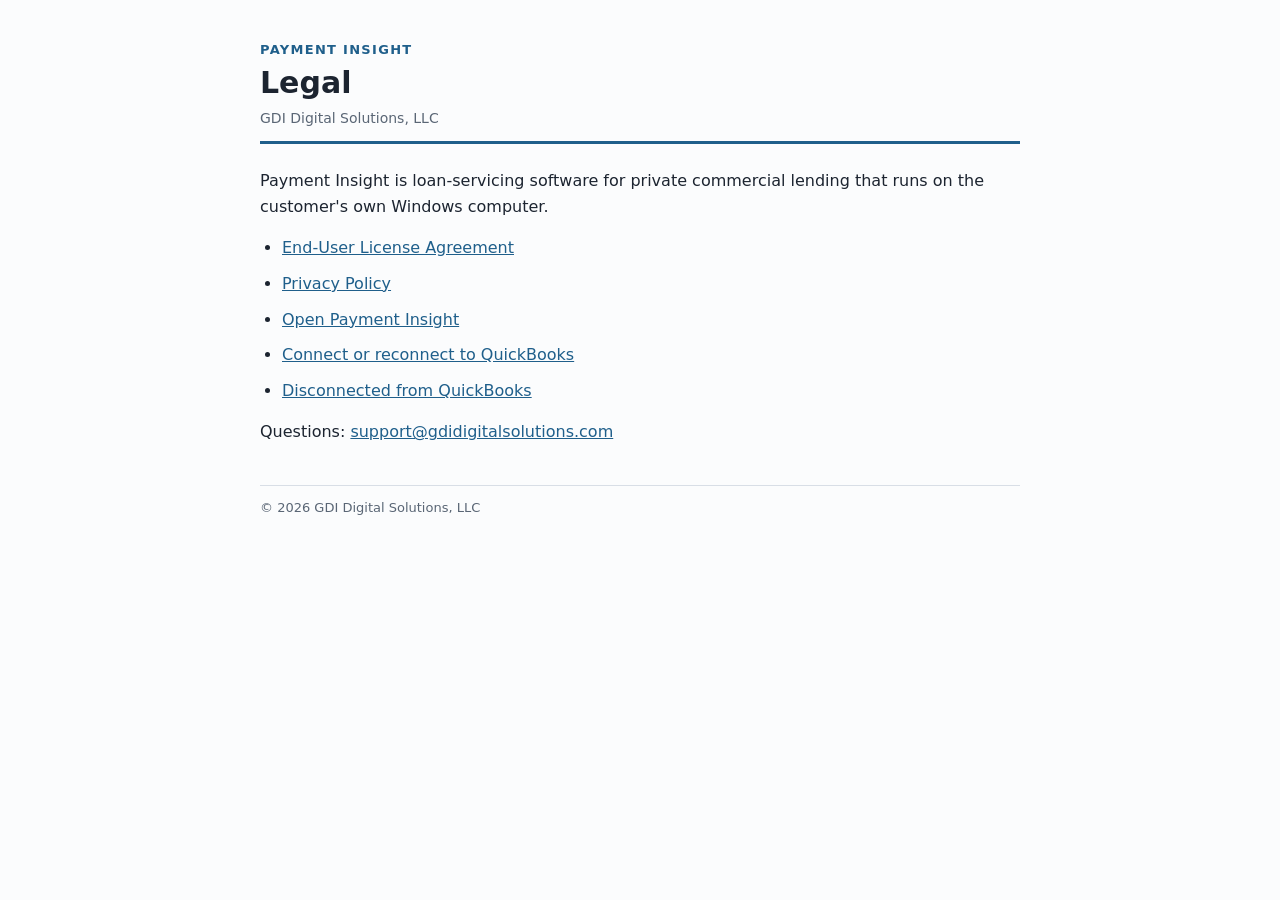
<file: index.html>
<!doctype html>
<html lang="en">
<head>
  <meta charset="utf-8">
  <meta name="viewport" content="width=device-width, initial-scale=1">
  <title>Payment Insight — Legal</title>
  <link rel="stylesheet" href="style.css">
</head>
<body>
<main>
  <header>
    <div class="kicker">Payment Insight</div>
    <h1>Legal</h1>
    <p class="meta">GDI Digital Solutions, LLC</p>
  </header>

  <p>Payment Insight is loan-servicing software for private commercial lending that runs on the customer's own Windows computer.</p>

  <ul>
    <li><a href="eula.html">End-User License Agreement</a></li>
    <li><a href="privacy.html">Privacy Policy</a></li>
    <li><a href="launch.html">Open Payment Insight</a></li>
    <li><a href="reconnect.html">Connect or reconnect to QuickBooks</a></li>
    <li><a href="disconnect.html">Disconnected from QuickBooks</a></li>
  </ul>

  <p>Questions: <a href="mailto:support@gdidigitalsolutions.com">support@gdidigitalsolutions.com</a></p>

  <footer>© 2026 GDI Digital Solutions, LLC</footer>
</main>
</body>
</html>
</file>
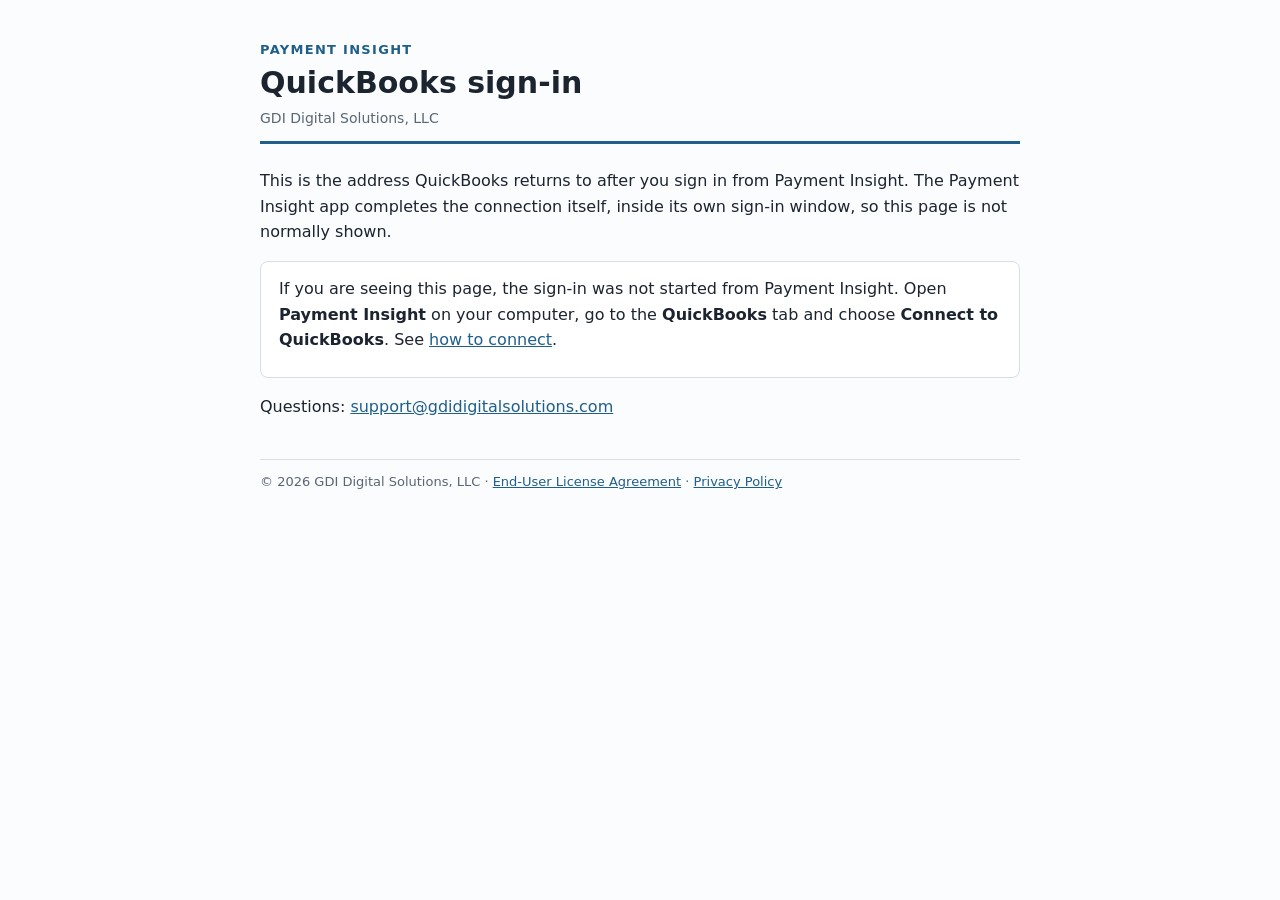
<file: callback.html>
<!doctype html>
<html lang="en">
<head>
  <meta charset="utf-8">
  <meta name="viewport" content="width=device-width, initial-scale=1">
  <meta name="referrer" content="no-referrer">
  <title>Payment Insight — QuickBooks sign-in</title>
  <link rel="stylesheet" href="style.css">
</head>
<body>
<main>
  <header>
    <div class="kicker">Payment Insight</div>
    <h1>QuickBooks sign-in</h1>
    <p class="meta">GDI Digital Solutions, LLC</p>
  </header>

  <p>This is the address QuickBooks returns to after you sign in from Payment Insight. The Payment Insight app completes the connection itself, inside its own sign-in window, so this page is not normally shown.</p>

  <div class="box">
    <p>If you are seeing this page, the sign-in was not started from Payment Insight. Open <strong>Payment Insight</strong> on your computer, go to the <strong>QuickBooks</strong> tab and choose <strong>Connect to QuickBooks</strong>. See <a href="reconnect.html">how to connect</a>.</p>
  </div>

  <p>Questions: <a href="mailto:support@gdidigitalsolutions.com">support@gdidigitalsolutions.com</a></p>

  <footer>© 2026 GDI Digital Solutions, LLC · <a href="eula.html">End-User License Agreement</a> · <a href="privacy.html">Privacy Policy</a></footer>
</main>
</body>
</html>
</file>
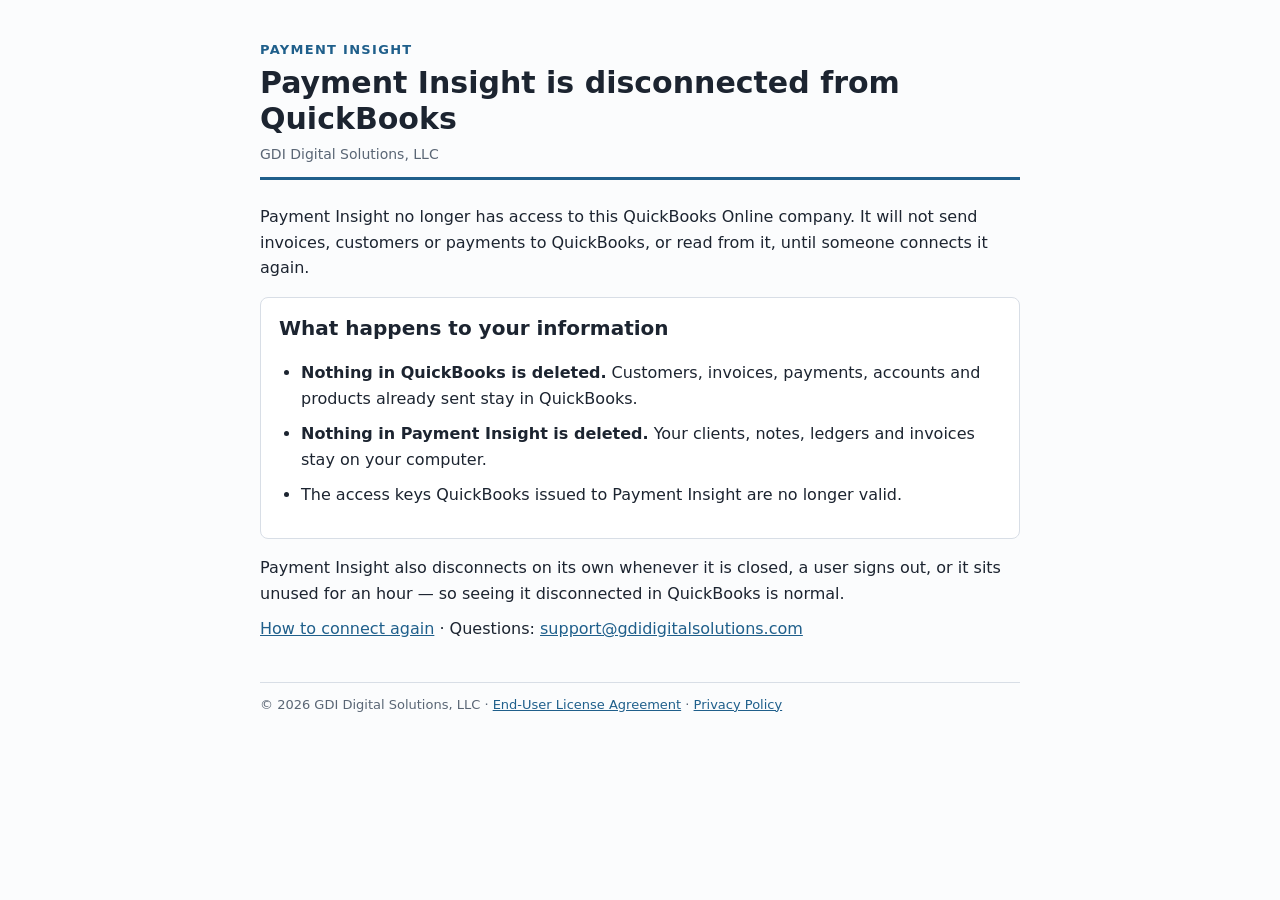
<file: disconnect.html>
<!doctype html>
<html lang="en">
<head>
  <meta charset="utf-8">
  <meta name="viewport" content="width=device-width, initial-scale=1">
  <title>Payment Insight — Disconnected from QuickBooks</title>
  <link rel="stylesheet" href="style.css">
</head>
<body>
<main>
  <header>
    <div class="kicker">Payment Insight</div>
    <h1>Payment Insight is disconnected from QuickBooks</h1>
    <p class="meta">GDI Digital Solutions, LLC</p>
  </header>

  <p>Payment Insight no longer has access to this QuickBooks Online company. It will not send invoices, customers or payments to QuickBooks, or read from it, until someone connects it again.</p>

  <div class="box">
    <h2 style="margin-top:0">What happens to your information</h2>
    <ul>
      <li><strong>Nothing in QuickBooks is deleted.</strong> Customers, invoices, payments, accounts and products already sent stay in QuickBooks.</li>
      <li><strong>Nothing in Payment Insight is deleted.</strong> Your clients, notes, ledgers and invoices stay on your computer.</li>
      <li>The access keys QuickBooks issued to Payment Insight are no longer valid.</li>
    </ul>
  </div>

  <p>Payment Insight also disconnects on its own whenever it is closed, a user signs out, or it sits unused for an hour — so seeing it disconnected in QuickBooks is normal.</p>

  <p><a href="reconnect.html">How to connect again</a> · Questions: <a href="mailto:support@gdidigitalsolutions.com">support@gdidigitalsolutions.com</a></p>

  <footer>© 2026 GDI Digital Solutions, LLC · <a href="eula.html">End-User License Agreement</a> · <a href="privacy.html">Privacy Policy</a></footer>
</main>
</body>
</html>
</file>
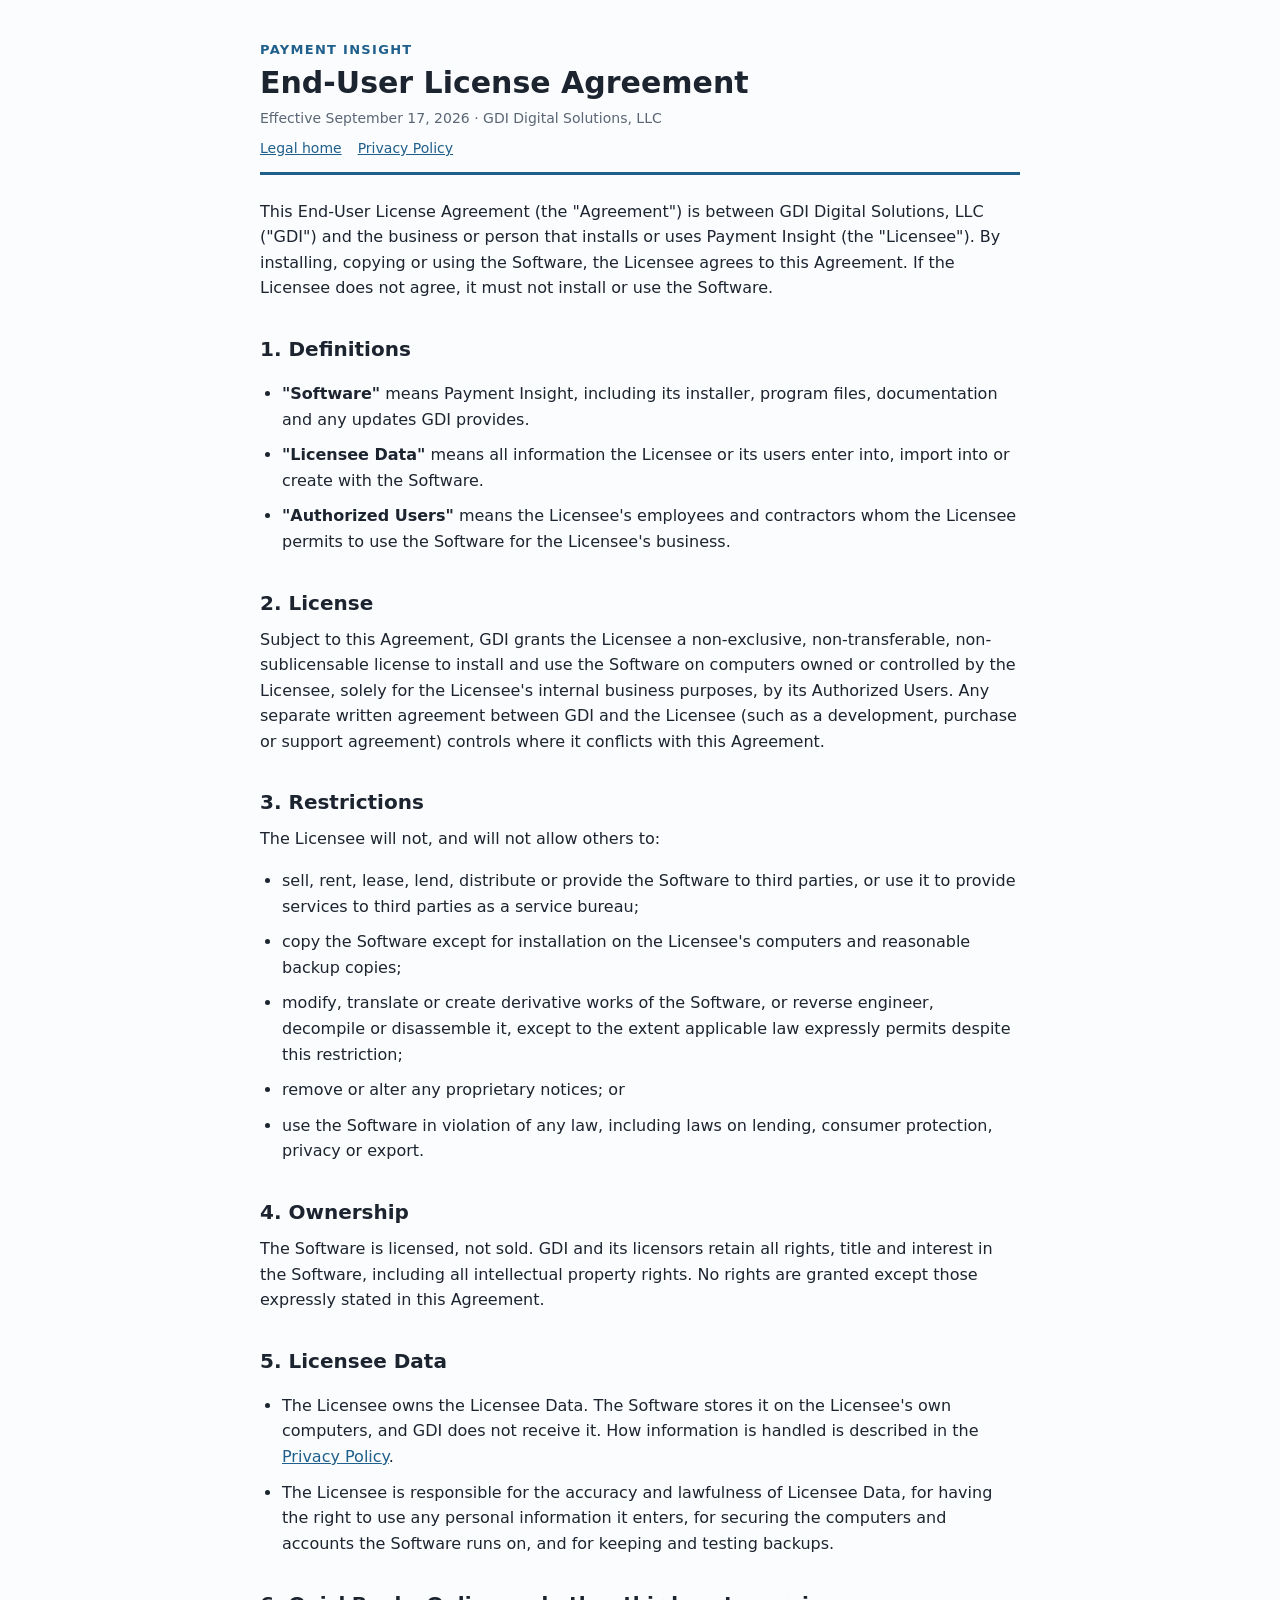
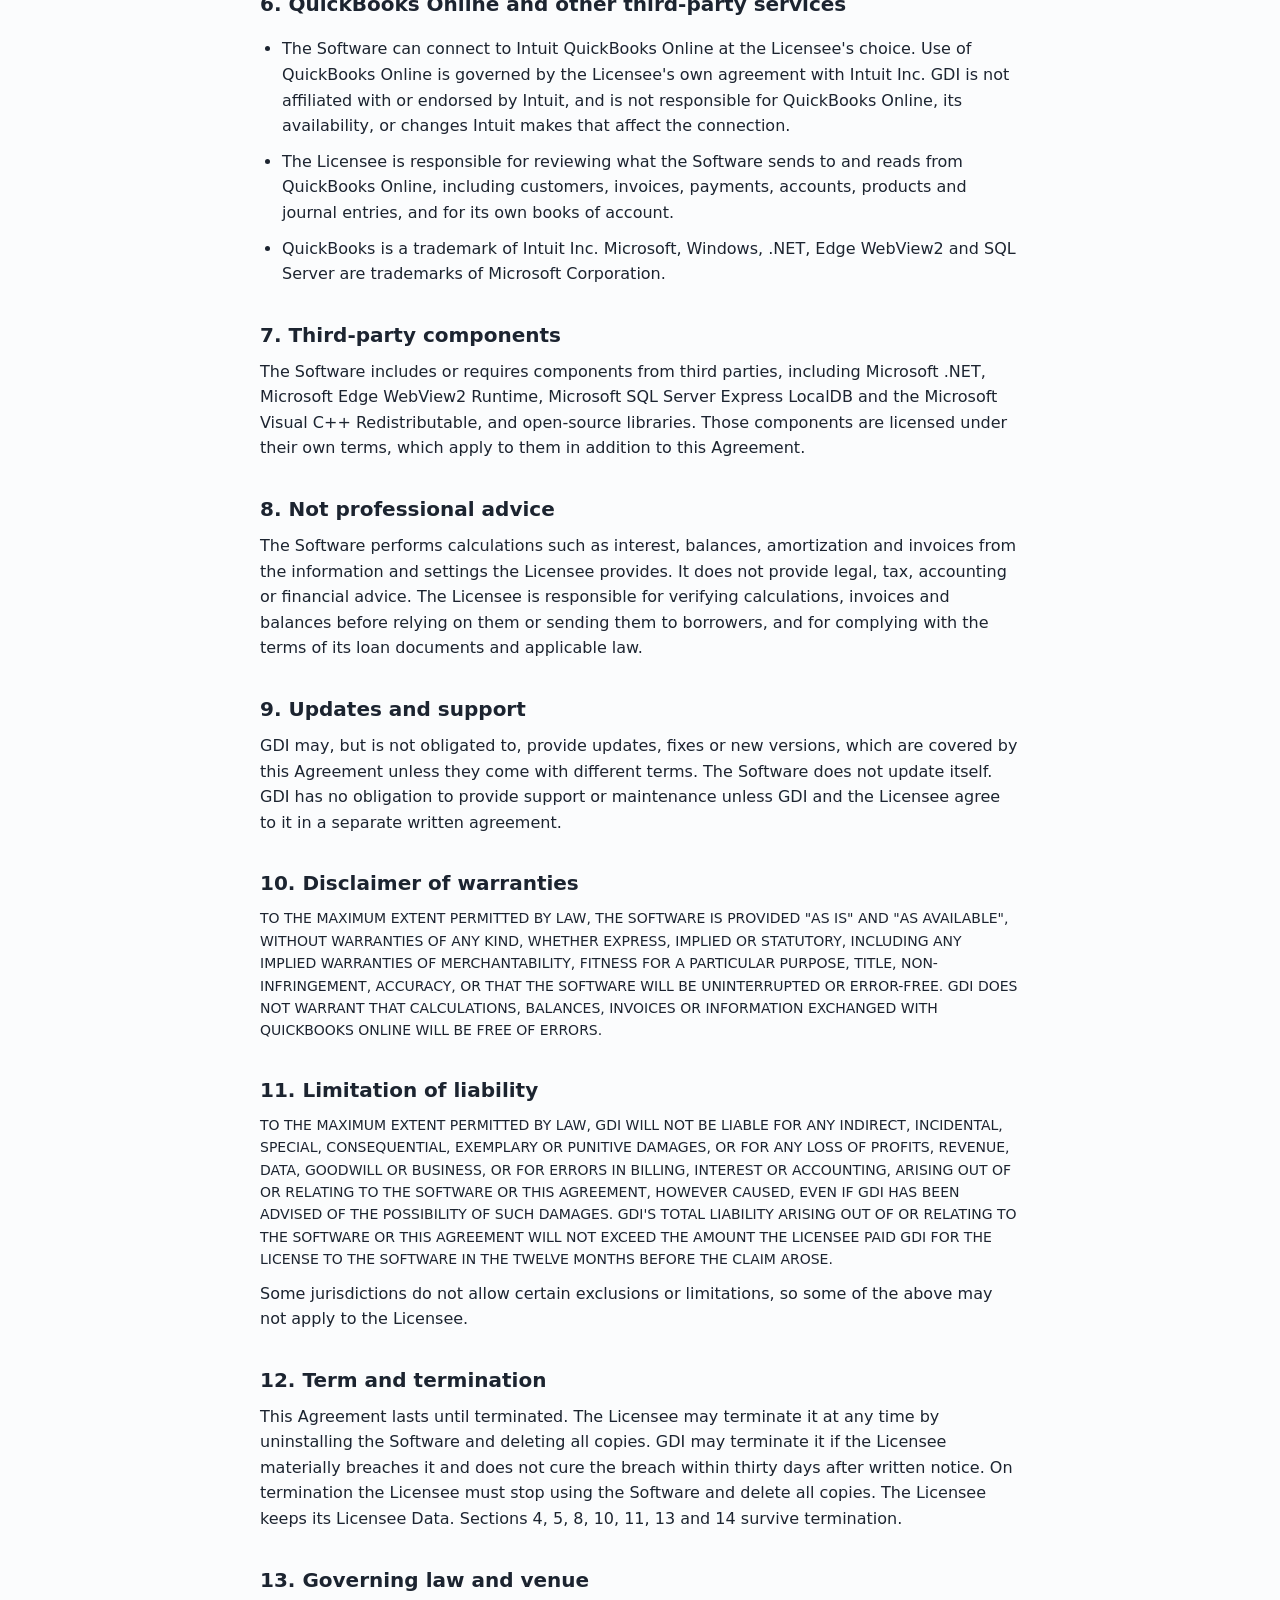
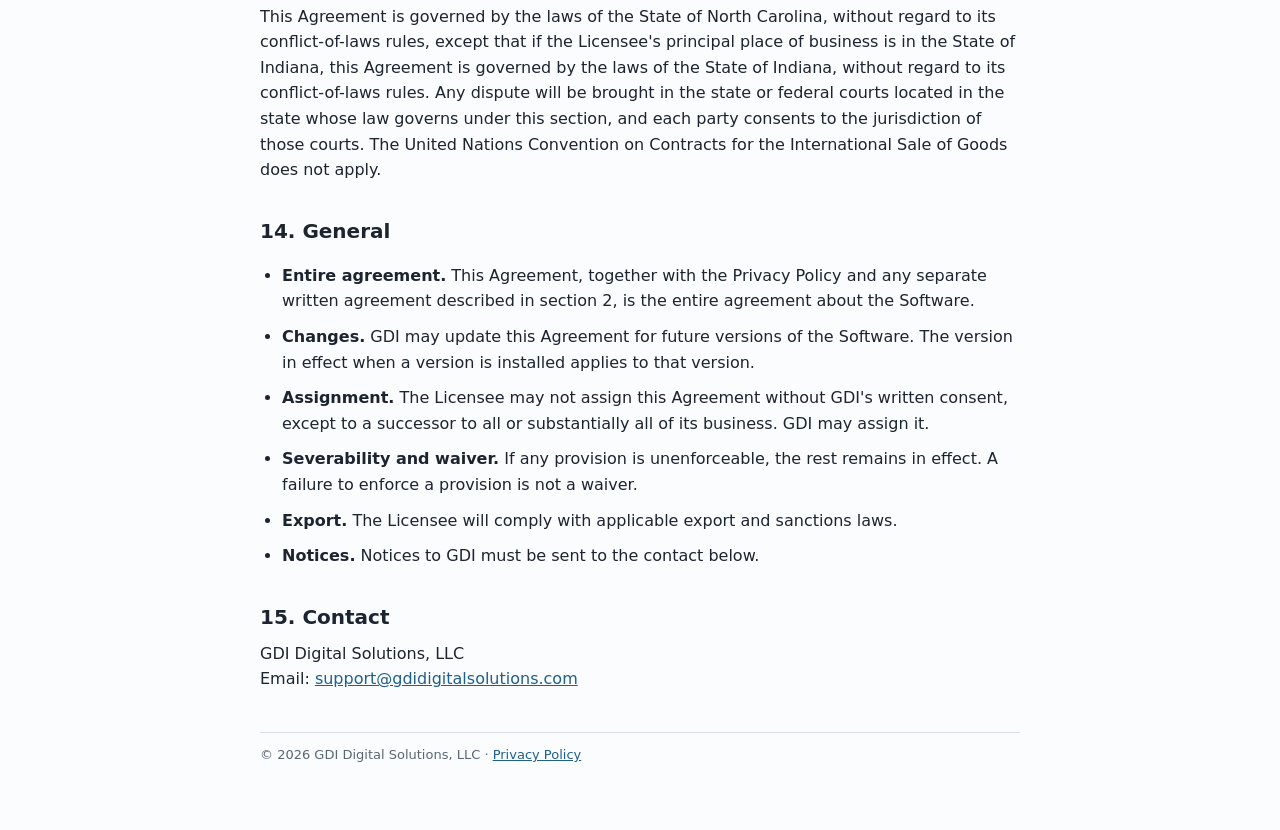
<file: eula.html>
<!doctype html>
<html lang="en">
<head>
  <meta charset="utf-8">
  <meta name="viewport" content="width=device-width, initial-scale=1">
  <title>Payment Insight — End-User License Agreement</title>
  <link rel="stylesheet" href="style.css">
</head>
<body>
<main>
  <header>
    <div class="kicker">Payment Insight</div>
    <h1>End-User License Agreement</h1>
    <p class="meta">Effective September 17, 2026 · GDI Digital Solutions, LLC</p>
    <nav><a href="index.html">Legal home</a><a href="privacy.html">Privacy Policy</a></nav>
  </header>

  <p>This End-User License Agreement (the "Agreement") is between GDI Digital Solutions, LLC ("GDI") and the business or person that installs or uses Payment Insight (the "Licensee"). By installing, copying or using the Software, the Licensee agrees to this Agreement. If the Licensee does not agree, it must not install or use the Software.</p>

  <h2>1. Definitions</h2>
  <ul>
    <li><strong>"Software"</strong> means Payment Insight, including its installer, program files, documentation and any updates GDI provides.</li>
    <li><strong>"Licensee Data"</strong> means all information the Licensee or its users enter into, import into or create with the Software.</li>
    <li><strong>"Authorized Users"</strong> means the Licensee's employees and contractors whom the Licensee permits to use the Software for the Licensee's business.</li>
  </ul>

  <h2>2. License</h2>
  <p>Subject to this Agreement, GDI grants the Licensee a non-exclusive, non-transferable, non-sublicensable license to install and use the Software on computers owned or controlled by the Licensee, solely for the Licensee's internal business purposes, by its Authorized Users. Any separate written agreement between GDI and the Licensee (such as a development, purchase or support agreement) controls where it conflicts with this Agreement.</p>

  <h2>3. Restrictions</h2>
  <p>The Licensee will not, and will not allow others to:</p>
  <ul>
    <li>sell, rent, lease, lend, distribute or provide the Software to third parties, or use it to provide services to third parties as a service bureau;</li>
    <li>copy the Software except for installation on the Licensee's computers and reasonable backup copies;</li>
    <li>modify, translate or create derivative works of the Software, or reverse engineer, decompile or disassemble it, except to the extent applicable law expressly permits despite this restriction;</li>
    <li>remove or alter any proprietary notices; or</li>
    <li>use the Software in violation of any law, including laws on lending, consumer protection, privacy or export.</li>
  </ul>

  <h2>4. Ownership</h2>
  <p>The Software is licensed, not sold. GDI and its licensors retain all rights, title and interest in the Software, including all intellectual property rights. No rights are granted except those expressly stated in this Agreement.</p>

  <h2>5. Licensee Data</h2>
  <ul>
    <li>The Licensee owns the Licensee Data. The Software stores it on the Licensee's own computers, and GDI does not receive it. How information is handled is described in the <a href="privacy.html">Privacy Policy</a>.</li>
    <li>The Licensee is responsible for the accuracy and lawfulness of Licensee Data, for having the right to use any personal information it enters, for securing the computers and accounts the Software runs on, and for keeping and testing backups.</li>
  </ul>

  <h2>6. QuickBooks Online and other third-party services</h2>
  <ul>
    <li>The Software can connect to Intuit QuickBooks Online at the Licensee's choice. Use of QuickBooks Online is governed by the Licensee's own agreement with Intuit Inc. GDI is not affiliated with or endorsed by Intuit, and is not responsible for QuickBooks Online, its availability, or changes Intuit makes that affect the connection.</li>
    <li>The Licensee is responsible for reviewing what the Software sends to and reads from QuickBooks Online, including customers, invoices, payments, accounts, products and journal entries, and for its own books of account.</li>
    <li>QuickBooks is a trademark of Intuit Inc. Microsoft, Windows, .NET, Edge WebView2 and SQL Server are trademarks of Microsoft Corporation.</li>
  </ul>

  <h2>7. Third-party components</h2>
  <p>The Software includes or requires components from third parties, including Microsoft .NET, Microsoft Edge WebView2 Runtime, Microsoft SQL Server Express LocalDB and the Microsoft Visual C++ Redistributable, and open-source libraries. Those components are licensed under their own terms, which apply to them in addition to this Agreement.</p>

  <h2>8. Not professional advice</h2>
  <p>The Software performs calculations such as interest, balances, amortization and invoices from the information and settings the Licensee provides. It does not provide legal, tax, accounting or financial advice. The Licensee is responsible for verifying calculations, invoices and balances before relying on them or sending them to borrowers, and for complying with the terms of its loan documents and applicable law.</p>

  <h2>9. Updates and support</h2>
  <p>GDI may, but is not obligated to, provide updates, fixes or new versions, which are covered by this Agreement unless they come with different terms. The Software does not update itself. GDI has no obligation to provide support or maintenance unless GDI and the Licensee agree to it in a separate written agreement.</p>

  <h2>10. Disclaimer of warranties</h2>
  <p class="caps">To the maximum extent permitted by law, the Software is provided "as is" and "as available", without warranties of any kind, whether express, implied or statutory, including any implied warranties of merchantability, fitness for a particular purpose, title, non-infringement, accuracy, or that the Software will be uninterrupted or error-free. GDI does not warrant that calculations, balances, invoices or information exchanged with QuickBooks Online will be free of errors.</p>

  <h2>11. Limitation of liability</h2>
  <p class="caps">To the maximum extent permitted by law, GDI will not be liable for any indirect, incidental, special, consequential, exemplary or punitive damages, or for any loss of profits, revenue, data, goodwill or business, or for errors in billing, interest or accounting, arising out of or relating to the Software or this Agreement, however caused, even if GDI has been advised of the possibility of such damages. GDI's total liability arising out of or relating to the Software or this Agreement will not exceed the amount the Licensee paid GDI for the license to the Software in the twelve months before the claim arose.</p>
  <p>Some jurisdictions do not allow certain exclusions or limitations, so some of the above may not apply to the Licensee.</p>

  <h2>12. Term and termination</h2>
  <p>This Agreement lasts until terminated. The Licensee may terminate it at any time by uninstalling the Software and deleting all copies. GDI may terminate it if the Licensee materially breaches it and does not cure the breach within thirty days after written notice. On termination the Licensee must stop using the Software and delete all copies. The Licensee keeps its Licensee Data. Sections 4, 5, 8, 10, 11, 13 and 14 survive termination.</p>

  <h2>13. Governing law and venue</h2>
  <p>This Agreement is governed by the laws of the State of North Carolina, without regard to its conflict-of-laws rules, except that if the Licensee's principal place of business is in the State of Indiana, this Agreement is governed by the laws of the State of Indiana, without regard to its conflict-of-laws rules. Any dispute will be brought in the state or federal courts located in the state whose law governs under this section, and each party consents to the jurisdiction of those courts. The United Nations Convention on Contracts for the International Sale of Goods does not apply.</p>

  <h2>14. General</h2>
  <ul>
    <li><strong>Entire agreement.</strong> This Agreement, together with the Privacy Policy and any separate written agreement described in section 2, is the entire agreement about the Software.</li>
    <li><strong>Changes.</strong> GDI may update this Agreement for future versions of the Software. The version in effect when a version is installed applies to that version.</li>
    <li><strong>Assignment.</strong> The Licensee may not assign this Agreement without GDI's written consent, except to a successor to all or substantially all of its business. GDI may assign it.</li>
    <li><strong>Severability and waiver.</strong> If any provision is unenforceable, the rest remains in effect. A failure to enforce a provision is not a waiver.</li>
    <li><strong>Export.</strong> The Licensee will comply with applicable export and sanctions laws.</li>
    <li><strong>Notices.</strong> Notices to GDI must be sent to the contact below.</li>
  </ul>

  <h2>15. Contact</h2>
  <p>GDI Digital Solutions, LLC<br>
  Email: <a href="mailto:support@gdidigitalsolutions.com">support@gdidigitalsolutions.com</a></p>

  <footer>© 2026 GDI Digital Solutions, LLC · <a href="privacy.html">Privacy Policy</a></footer>
</main>
</body>
</html>
</file>
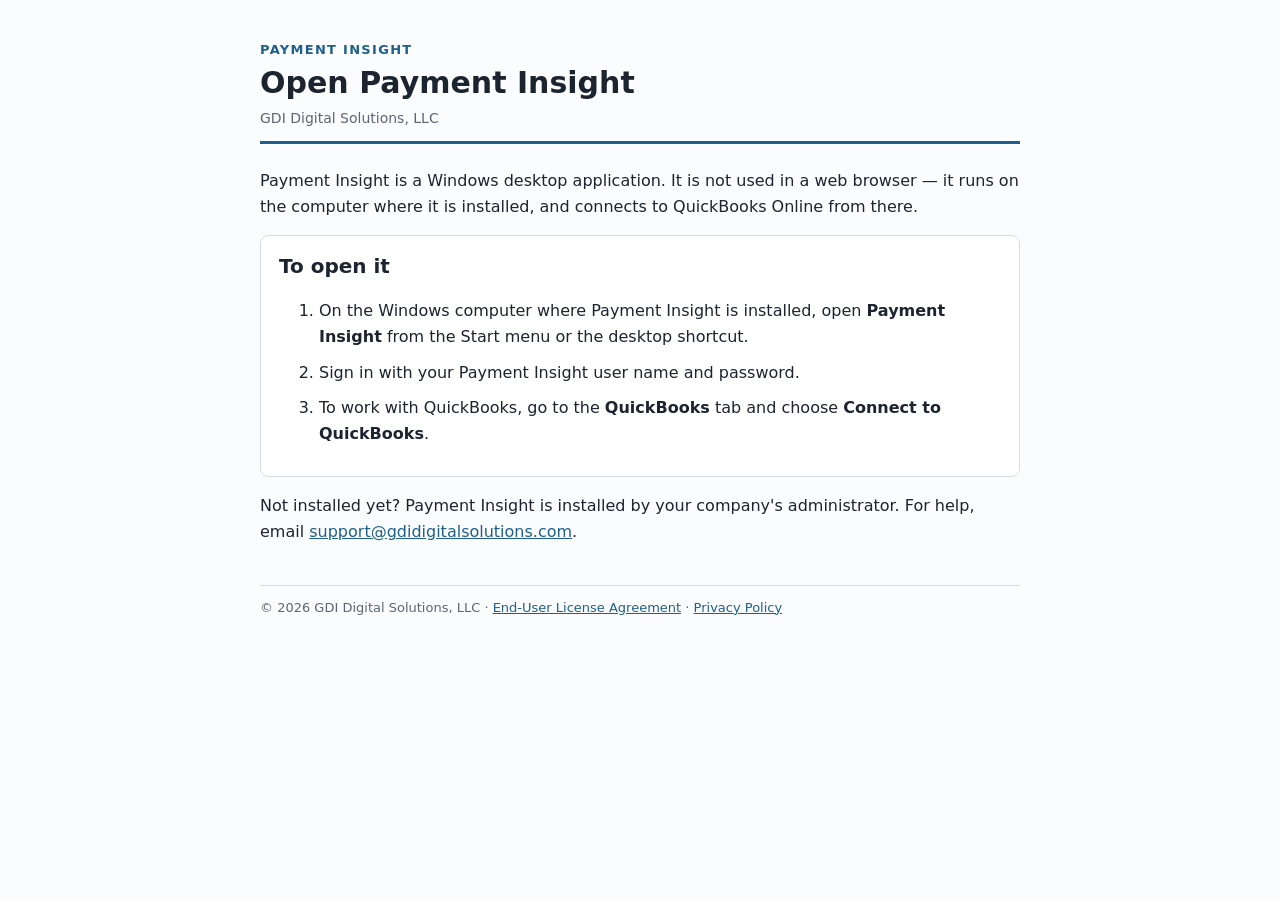
<file: launch.html>
<!doctype html>
<html lang="en">
<head>
  <meta charset="utf-8">
  <meta name="viewport" content="width=device-width, initial-scale=1">
  <title>Payment Insight — Open the app</title>
  <link rel="stylesheet" href="style.css">
</head>
<body>
<main>
  <header>
    <div class="kicker">Payment Insight</div>
    <h1>Open Payment Insight</h1>
    <p class="meta">GDI Digital Solutions, LLC</p>
  </header>

  <p>Payment Insight is a Windows desktop application. It is not used in a web browser — it runs on the computer where it is installed, and connects to QuickBooks Online from there.</p>

  <div class="box">
    <h2 style="margin-top:0">To open it</h2>
    <ol>
      <li>On the Windows computer where Payment Insight is installed, open <strong>Payment Insight</strong> from the Start menu or the desktop shortcut.</li>
      <li>Sign in with your Payment Insight user name and password.</li>
      <li>To work with QuickBooks, go to the <strong>QuickBooks</strong> tab and choose <strong>Connect to QuickBooks</strong>.</li>
    </ol>
  </div>

  <p>Not installed yet? Payment Insight is installed by your company's administrator. For help, email <a href="mailto:support@gdidigitalsolutions.com">support@gdidigitalsolutions.com</a>.</p>

  <footer>© 2026 GDI Digital Solutions, LLC · <a href="eula.html">End-User License Agreement</a> · <a href="privacy.html">Privacy Policy</a></footer>
</main>
</body>
</html>
</file>
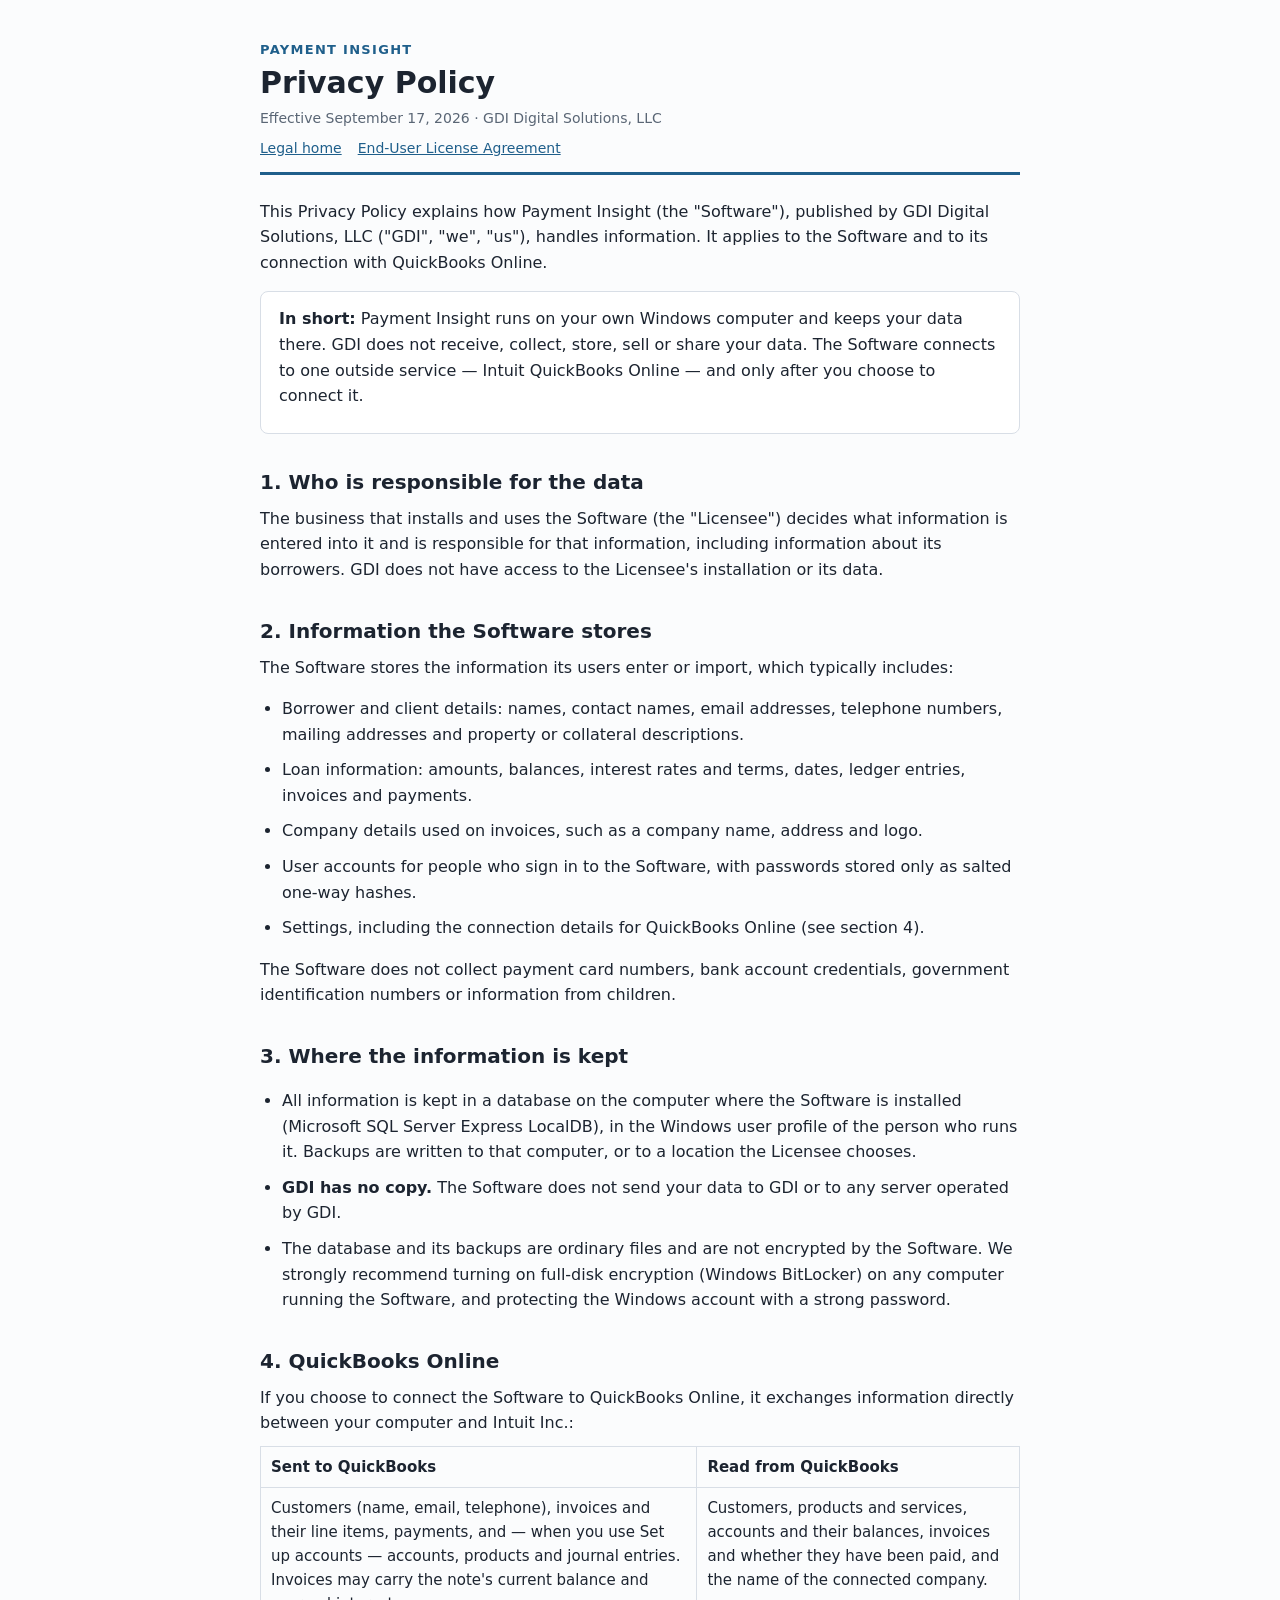
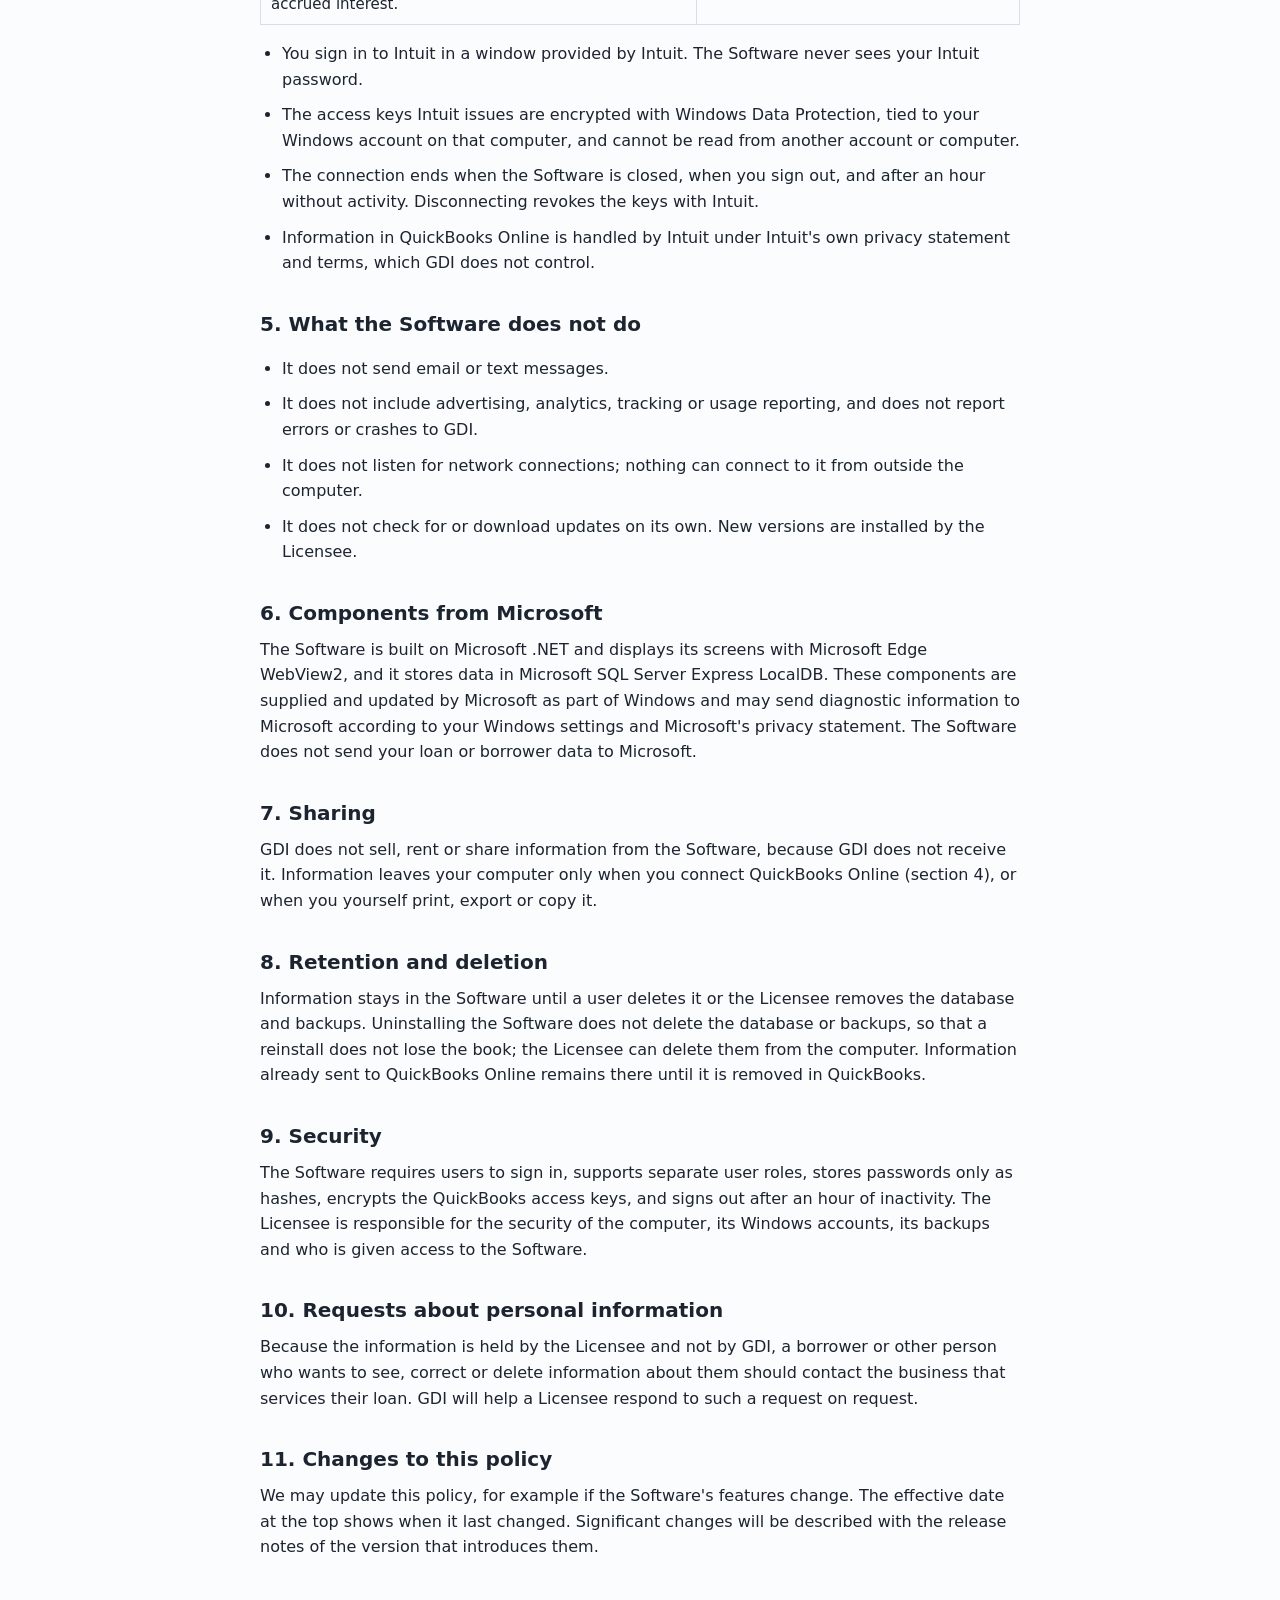
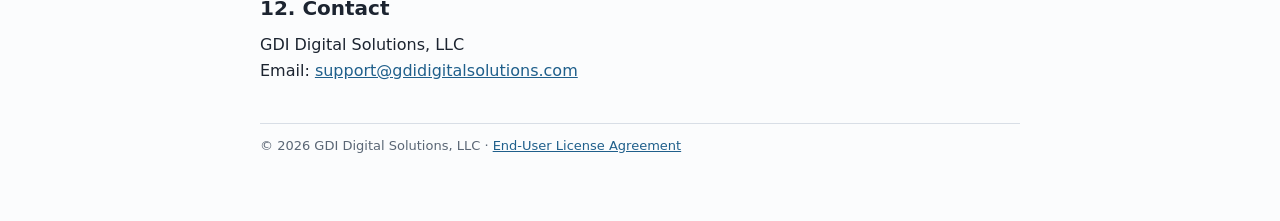
<file: privacy.html>
<!doctype html>
<html lang="en">
<head>
  <meta charset="utf-8">
  <meta name="viewport" content="width=device-width, initial-scale=1">
  <title>Payment Insight — Privacy Policy</title>
  <link rel="stylesheet" href="style.css">
</head>
<body>
<main>
  <header>
    <div class="kicker">Payment Insight</div>
    <h1>Privacy Policy</h1>
    <p class="meta">Effective September 17, 2026 · GDI Digital Solutions, LLC</p>
    <nav><a href="index.html">Legal home</a><a href="eula.html">End-User License Agreement</a></nav>
  </header>

  <p>This Privacy Policy explains how Payment Insight (the "Software"), published by GDI Digital Solutions, LLC ("GDI", "we", "us"), handles information. It applies to the Software and to its connection with QuickBooks Online.</p>

  <div class="box">
    <p><strong>In short:</strong> Payment Insight runs on your own Windows computer and keeps your data there. GDI does not receive, collect, store, sell or share your data. The Software connects to one outside service — Intuit QuickBooks Online — and only after you choose to connect it.</p>
  </div>

  <h2>1. Who is responsible for the data</h2>
  <p>The business that installs and uses the Software (the "Licensee") decides what information is entered into it and is responsible for that information, including information about its borrowers. GDI does not have access to the Licensee's installation or its data.</p>

  <h2>2. Information the Software stores</h2>
  <p>The Software stores the information its users enter or import, which typically includes:</p>
  <ul>
    <li>Borrower and client details: names, contact names, email addresses, telephone numbers, mailing addresses and property or collateral descriptions.</li>
    <li>Loan information: amounts, balances, interest rates and terms, dates, ledger entries, invoices and payments.</li>
    <li>Company details used on invoices, such as a company name, address and logo.</li>
    <li>User accounts for people who sign in to the Software, with passwords stored only as salted one-way hashes.</li>
    <li>Settings, including the connection details for QuickBooks Online (see section 4).</li>
  </ul>
  <p>The Software does not collect payment card numbers, bank account credentials, government identification numbers or information from children.</p>

  <h2>3. Where the information is kept</h2>
  <ul>
    <li>All information is kept in a database on the computer where the Software is installed (Microsoft SQL Server Express LocalDB), in the Windows user profile of the person who runs it. Backups are written to that computer, or to a location the Licensee chooses.</li>
    <li><strong>GDI has no copy.</strong> The Software does not send your data to GDI or to any server operated by GDI.</li>
    <li>The database and its backups are ordinary files and are not encrypted by the Software. We strongly recommend turning on full-disk encryption (Windows BitLocker) on any computer running the Software, and protecting the Windows account with a strong password.</li>
  </ul>

  <h2>4. QuickBooks Online</h2>
  <p>If you choose to connect the Software to QuickBooks Online, it exchanges information directly between your computer and Intuit Inc.:</p>
  <div class="table-wrap">
    <table>
      <tr><th>Sent to QuickBooks</th><th>Read from QuickBooks</th></tr>
      <tr>
        <td>Customers (name, email, telephone), invoices and their line items, payments, and — when you use Set up accounts — accounts, products and journal entries. Invoices may carry the note's current balance and accrued interest.</td>
        <td>Customers, products and services, accounts and their balances, invoices and whether they have been paid, and the name of the connected company.</td>
      </tr>
    </table>
  </div>
  <ul>
    <li>You sign in to Intuit in a window provided by Intuit. The Software never sees your Intuit password.</li>
    <li>The access keys Intuit issues are encrypted with Windows Data Protection, tied to your Windows account on that computer, and cannot be read from another account or computer.</li>
    <li>The connection ends when the Software is closed, when you sign out, and after an hour without activity. Disconnecting revokes the keys with Intuit.</li>
    <li>Information in QuickBooks Online is handled by Intuit under Intuit's own privacy statement and terms, which GDI does not control.</li>
  </ul>

  <h2>5. What the Software does not do</h2>
  <ul>
    <li>It does not send email or text messages.</li>
    <li>It does not include advertising, analytics, tracking or usage reporting, and does not report errors or crashes to GDI.</li>
    <li>It does not listen for network connections; nothing can connect to it from outside the computer.</li>
    <li>It does not check for or download updates on its own. New versions are installed by the Licensee.</li>
  </ul>

  <h2>6. Components from Microsoft</h2>
  <p>The Software is built on Microsoft .NET and displays its screens with Microsoft Edge WebView2, and it stores data in Microsoft SQL Server Express LocalDB. These components are supplied and updated by Microsoft as part of Windows and may send diagnostic information to Microsoft according to your Windows settings and Microsoft's privacy statement. The Software does not send your loan or borrower data to Microsoft.</p>

  <h2>7. Sharing</h2>
  <p>GDI does not sell, rent or share information from the Software, because GDI does not receive it. Information leaves your computer only when you connect QuickBooks Online (section 4), or when you yourself print, export or copy it.</p>

  <h2>8. Retention and deletion</h2>
  <p>Information stays in the Software until a user deletes it or the Licensee removes the database and backups. Uninstalling the Software does not delete the database or backups, so that a reinstall does not lose the book; the Licensee can delete them from the computer. Information already sent to QuickBooks Online remains there until it is removed in QuickBooks.</p>

  <h2>9. Security</h2>
  <p>The Software requires users to sign in, supports separate user roles, stores passwords only as hashes, encrypts the QuickBooks access keys, and signs out after an hour of inactivity. The Licensee is responsible for the security of the computer, its Windows accounts, its backups and who is given access to the Software.</p>

  <h2>10. Requests about personal information</h2>
  <p>Because the information is held by the Licensee and not by GDI, a borrower or other person who wants to see, correct or delete information about them should contact the business that services their loan. GDI will help a Licensee respond to such a request on request.</p>

  <h2>11. Changes to this policy</h2>
  <p>We may update this policy, for example if the Software's features change. The effective date at the top shows when it last changed. Significant changes will be described with the release notes of the version that introduces them.</p>

  <h2>12. Contact</h2>
  <p>GDI Digital Solutions, LLC<br>
  Email: <a href="mailto:support@gdidigitalsolutions.com">support@gdidigitalsolutions.com</a></p>

  <footer>© 2026 GDI Digital Solutions, LLC · <a href="eula.html">End-User License Agreement</a></footer>
</main>
</body>
</html>
</file>
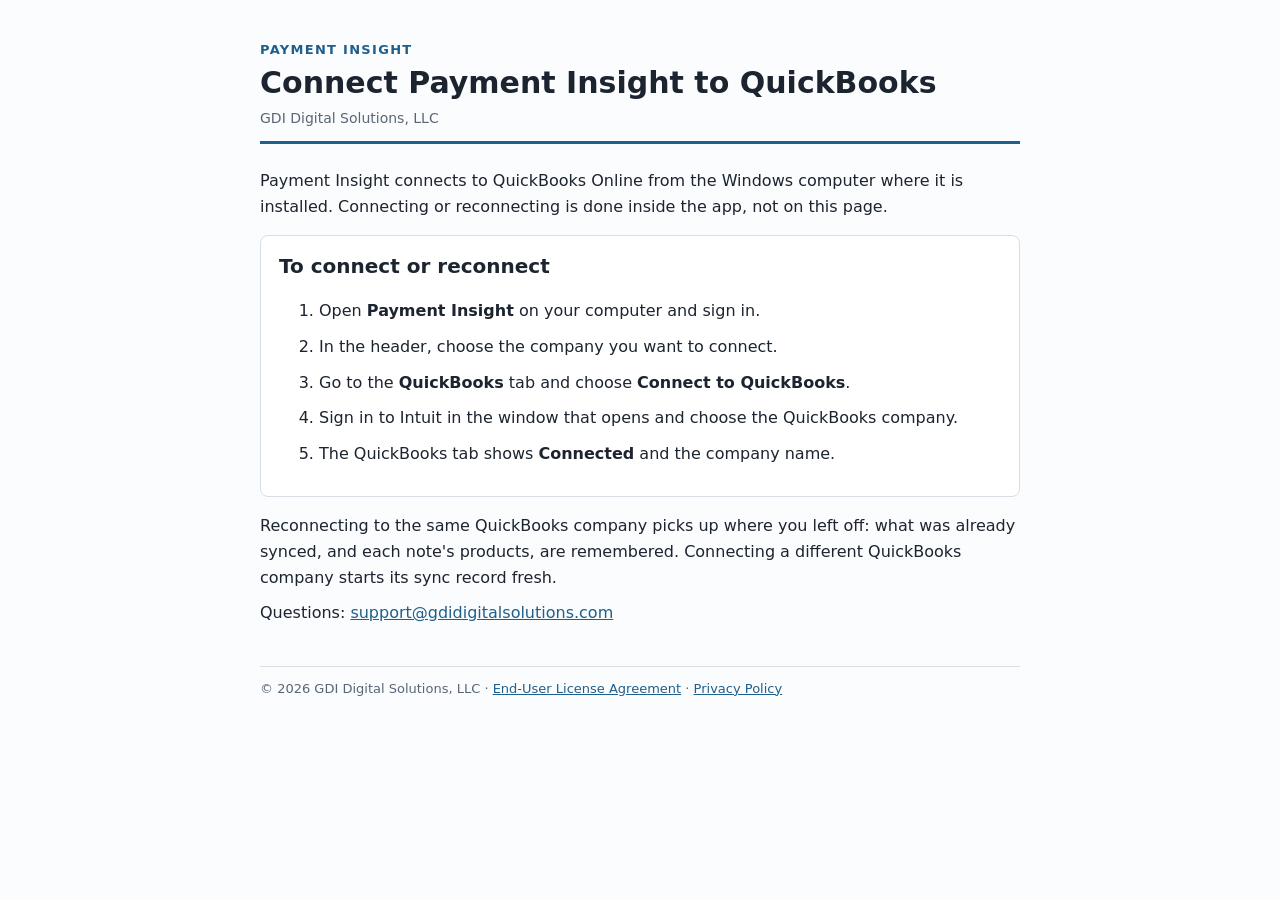
<file: reconnect.html>
<!doctype html>
<html lang="en">
<head>
  <meta charset="utf-8">
  <meta name="viewport" content="width=device-width, initial-scale=1">
  <title>Payment Insight — Connect to QuickBooks</title>
  <link rel="stylesheet" href="style.css">
</head>
<body>
<main>
  <header>
    <div class="kicker">Payment Insight</div>
    <h1>Connect Payment Insight to QuickBooks</h1>
    <p class="meta">GDI Digital Solutions, LLC</p>
  </header>

  <p>Payment Insight connects to QuickBooks Online from the Windows computer where it is installed. Connecting or reconnecting is done inside the app, not on this page.</p>

  <div class="box">
    <h2 style="margin-top:0">To connect or reconnect</h2>
    <ol>
      <li>Open <strong>Payment Insight</strong> on your computer and sign in.</li>
      <li>In the header, choose the company you want to connect.</li>
      <li>Go to the <strong>QuickBooks</strong> tab and choose <strong>Connect to QuickBooks</strong>.</li>
      <li>Sign in to Intuit in the window that opens and choose the QuickBooks company.</li>
      <li>The QuickBooks tab shows <strong>Connected</strong> and the company name.</li>
    </ol>
  </div>

  <p>Reconnecting to the same QuickBooks company picks up where you left off: what was already synced, and each note's products, are remembered. Connecting a different QuickBooks company starts its sync record fresh.</p>

  <p>Questions: <a href="mailto:support@gdidigitalsolutions.com">support@gdidigitalsolutions.com</a></p>

  <footer>© 2026 GDI Digital Solutions, LLC · <a href="eula.html">End-User License Agreement</a> · <a href="privacy.html">Privacy Policy</a></footer>
</main>
</body>
</html>
</file>
<file: style.css>
:root {
  --ink: #1c2430;
  --muted: #5a6675;
  --rule: #d8dee6;
  --brand: #1f5f8b;
  --bg: #fbfcfd;
  --surface: #ffffff;
}

@media (prefers-color-scheme: dark) {
  :root {
    --ink: #e6ebf1;
    --muted: #a3afbd;
    --rule: #2f3a47;
    --brand: #7fb6de;
    --bg: #11161c;
    --surface: #171e26;
  }
}

* { box-sizing: border-box; }

body {
  margin: 0;
  padding: 0 16px;
  background: var(--bg);
  color: var(--ink);
  font: 16px/1.6 "Segoe UI", system-ui, -apple-system, Arial, sans-serif;
}

main {
  max-width: 760px;
  margin: 0 auto;
  padding: 40px 0 64px;
}

header { border-bottom: 3px solid var(--brand); padding-bottom: 12px; margin-bottom: 24px; }
.kicker { color: var(--brand); font-size: 13px; font-weight: 700; letter-spacing: .1em; text-transform: uppercase; }
h1 { font-size: 30px; line-height: 1.2; margin: 4px 0 6px; }
.meta { color: var(--muted); font-size: 14px; margin: 0; }
h2 { font-size: 20px; margin: 32px 0 8px; }
h3 { font-size: 16px; margin: 20px 0 6px; }
p, li { margin: 0 0 10px; }
ul { padding-left: 22px; }
a { color: var(--brand); }
.box { background: var(--surface); border: 1px solid var(--rule); border-radius: 8px; padding: 14px 18px; margin: 16px 0; }
.caps { text-transform: uppercase; font-size: 14px; }
nav { display: flex; flex-wrap: wrap; gap: 16px; margin-top: 8px; font-size: 14px; }
footer { border-top: 1px solid var(--rule); margin-top: 40px; padding-top: 12px; color: var(--muted); font-size: 13px; }
table { border-collapse: collapse; width: 100%; font-size: 15px; }
th, td { border: 1px solid var(--rule); padding: 8px 10px; text-align: left; vertical-align: top; }
.table-wrap { overflow-x: auto; }
</file>
